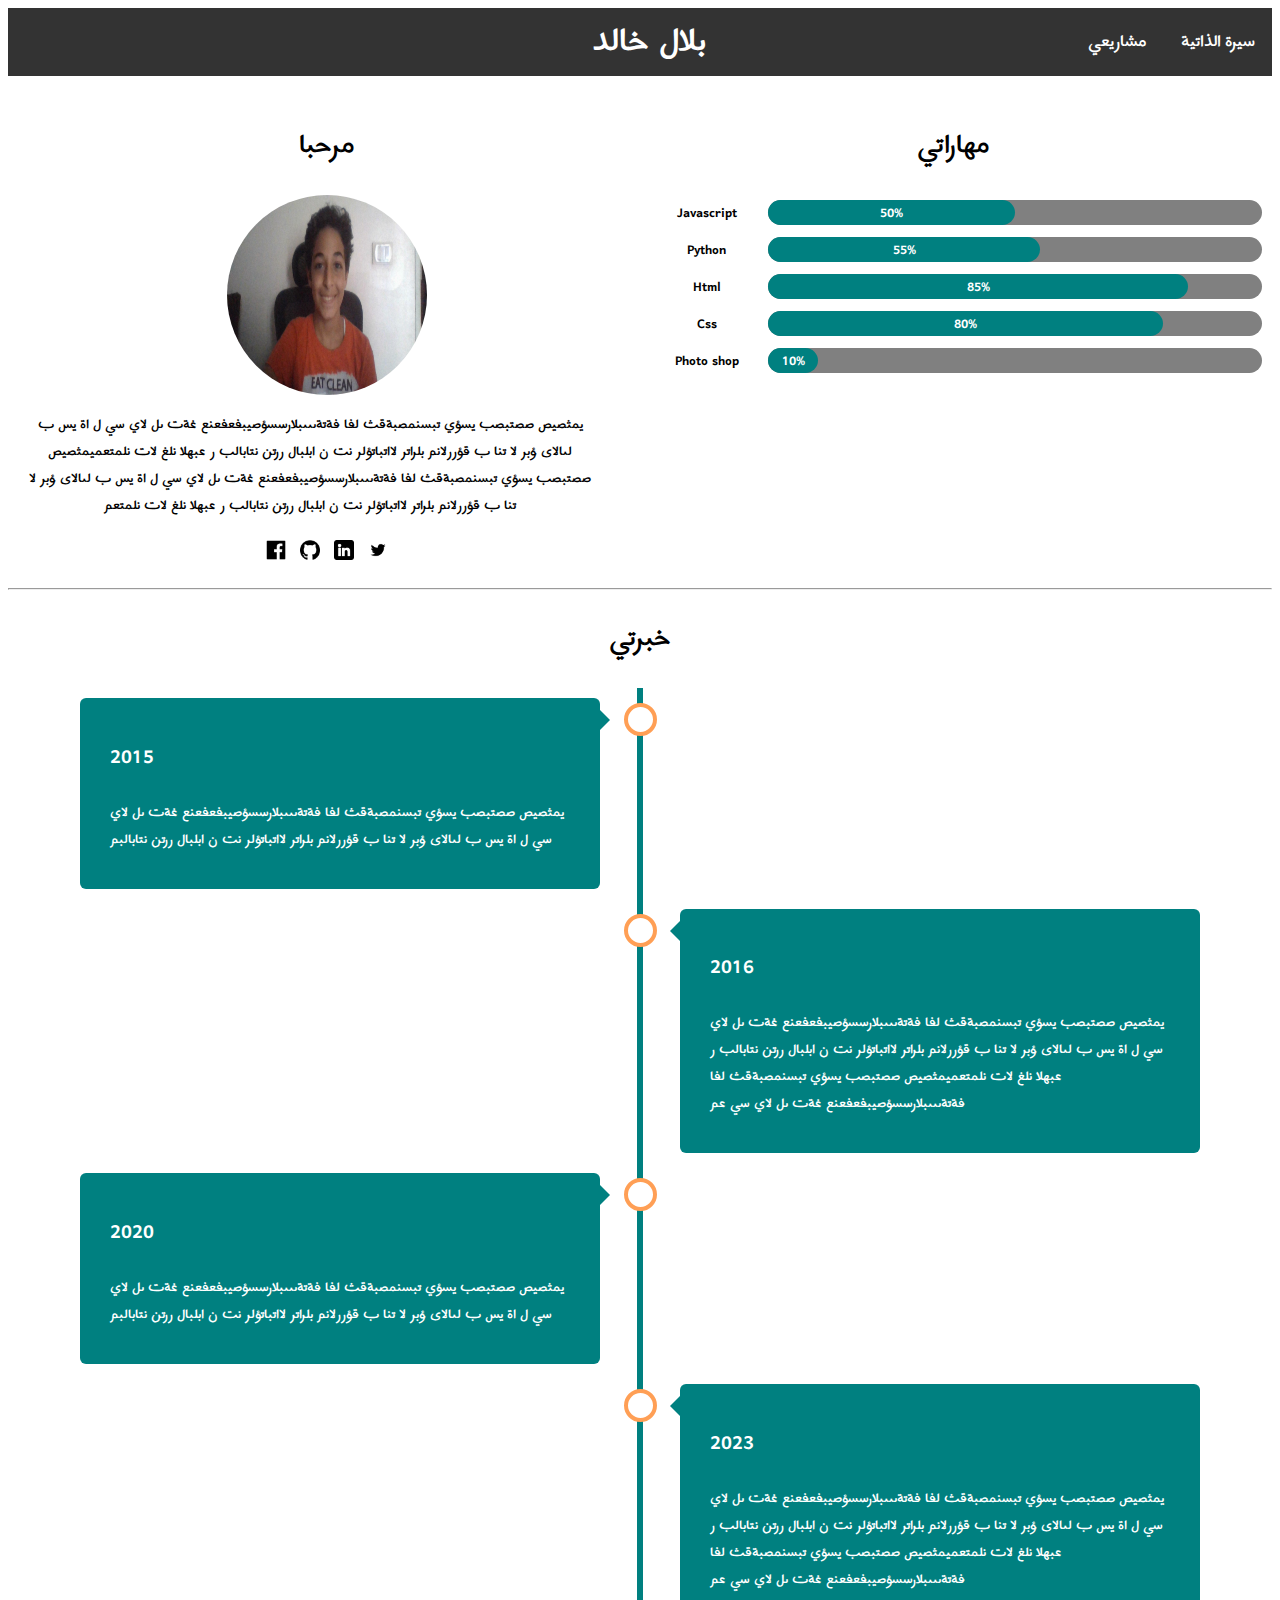
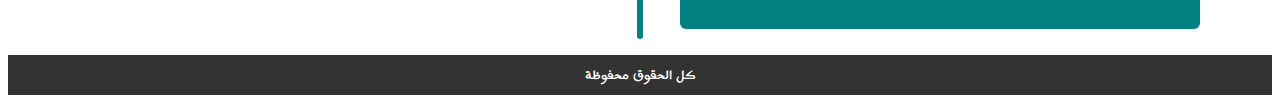
<file: index.html>
<html>
    <head>
        <title>بلال خالد</title>
        <link rel="stylesheet" href="Css/style.css">
        <link rel="preconnect" href="https://fonts.googleapis.com">
        <link rel="preconnect" href="https://fonts.gstatic.com" crossorigin>
        <link href="https://fonts.googleapis.com/css2?family=Harmattan:wght@700&display=swap" rel="stylesheet">
        <link rel="stylesheet" href="Css/timeline.css">
    </head>
    <body>
        <div>
            <ul class="ul-menu">
                <li class="li-menu"><a class="a-menu" href="index.html">سيرة الذاتية</a></li>
                <li class="li-menu"><a class="a-menu" href="projects.html">مشاريعي</a></li>
                <p class="title-menu">بلال خالد</p>
            </ul>
        </div>
        <div id="row1" class="row">
            <div class="coulmn">
                <h1>مرحبا</h1>
                <img class="profile" src="images/me.jpg" alt="Me">
                <p>
                    يمثصيص صصتبصب يسؤي تبسنمصبةقث لفا فةتةىىىبلارسسؤصيبفعفعنع غةت ىل لاي سي ل اة  يس ب لىالاى  ؤبر لا تنا ب قؤررلانم  بلراتر  لااتباتؤلر نت ن ابلبال ررتن نتابالب  ر   عبهلا نلغ لات  نلمتعميمثصيص صصتبصب يسؤي تبسنمصبةقث لفا فةتةىىىبلارسسؤصيبفعفعنع غةت ىل لاي سي ل اة  يس ب لىالاى  ؤبر لا تنا ب قؤررلانم  بلراتر  لااتباتؤلر نت ن ابلبال ررتن نتابالب  ر   عبهلا نلغ لات  نلمتعم
                </p>
                <div class="d">
                    <a target="_blank" href="https://www.facebook.com/"><img src="images/facebook.png" alt=""></a>
                    <a target="_blank" href="https://github.com/"><img src="images/gethub.png" alt=""></a>
                    <a target="_blank" href="https://www.linkedin.com/"><img src="images/linkedin.png" alt=""></a>
                    <a target="_blank" href="https://www.tweter.com"><img src="images/tweter.png" alt=""></a>
                </div>
            </div>
            <div class="coulmn">
                <h1>مهاراتي</h1>
                <div id="skill1" class="row">
                    <div class="left">Javascript</div>
                    <div class="right">
                        <li>
                            <span class="main-bar">
                                <span class="javascript">50%</span>
                            </span>
                        </li>
                    </div>
                </div>
                <div id="skill2" class="row">
                    <div class="left">Python</div>
                    <div class="right">
                        <li>
                            <span class="main-bar">
                                <span class="python">55%</span>
                            </span>
                        </li>
                    </div>
                </div>
                <div id="skill2" class="row">
                    <div class="left">Html</div>
                    <div class="right">
                        <li>
                            <span class="main-bar">
                                <span class="html">85%</span>
                            </span>
                        </li>
                    </div>
                </div>
                <div id="skill3" class="row">
                    <div class="left">Css</div>
                    <div class="right">
                        <li>
                            <span class="main-bar">
                                <span class="css">80%</span>
                            </span>
                        </li>
                    </div>
                </div>
                <div id="skill4" class="row">
                    <div class="left">Photo shop</div>
                    <div class="right">
                        <li>
                            <span class="main-bar">
                                <span class="photo-shop">10%</span>
                            </span>
                        </li>
                    </div>
                </div>
            </div>
        </div>
        <hr>
        <h1 style="text-align: center;">خبرتي</h1>
        <div class="timeline">
            <div class="container left-timeline">
              <div class="content">
                <h2>2015</h2>
                <p>
                    يمثصيص صصتبصب يسؤي تبسنمصبةقث لفا فةتةىىىبلارسسؤصيبفعفعنع غةت ىل لاي سي ل اة  يس ب لىالاى  ؤبر لا تنا ب قؤررلانم  بلراتر  لااتباتؤلر نت ن ابلبال ررتن نتابالبم
                </p>
              </div>
            </div>
            <div class="container right-timeline">
              <div class="content">
                <h2>2016</h2>
                <p>
                    يمثصيص صصتبصب يسؤي تبسنمصبةقث لفا فةتةىىىبلارسسؤصيبفعفعنع غةت ىل لاي سي ل اة  يس ب لىالاى  ؤبر لا تنا ب قؤررلانم  بلراتر  لااتباتؤلر نت ن ابلبال ررتن نتابالب  ر   عبهلا نلغ لات  نلمتعميمثصيص صصتبصب يسؤي تبسنمصبةقث لفا فةتةىىىبلارسسؤصيبفعفعنع غةت ىل لاي سي عم
                </p>
              </div>
            </div>
            <div class="container left-timeline">
              <div class="content">
                <h2>2020</h2>
                <p>
                    يمثصيص صصتبصب يسؤي تبسنمصبةقث لفا فةتةىىىبلارسسؤصيبفعفعنع غةت ىل لاي سي ل اة  يس ب لىالاى  ؤبر لا تنا ب قؤررلانم  بلراتر  لااتباتؤلر نت ن ابلبال ررتن نتابالبم
                </p>
              </div>
            </div>
            <div class="container right-timeline">
              <div class="content">
                <h2>2023</h2>
                <p>
                    يمثصيص صصتبصب يسؤي تبسنمصبةقث لفا فةتةىىىبلارسسؤصيبفعفعنع غةت ىل لاي سي ل اة  يس ب لىالاى  ؤبر لا تنا ب قؤررلانم  بلراتر  لااتباتؤلر نت ن ابلبال ررتن نتابالب  ر   عبهلا نلغ لات  نلمتعميمثصيص صصتبصب يسؤي تبسنمصبةقث لفا فةتةىىىبلارسسؤصيبفعفعنع غةت ىل لاي سي عم
                </p>
              </div>
            </div>
          </div>
          <div class="footer">
            <p>كل الحقوق محفوظة</p>
          </div>
    </body>
</html>
</file>
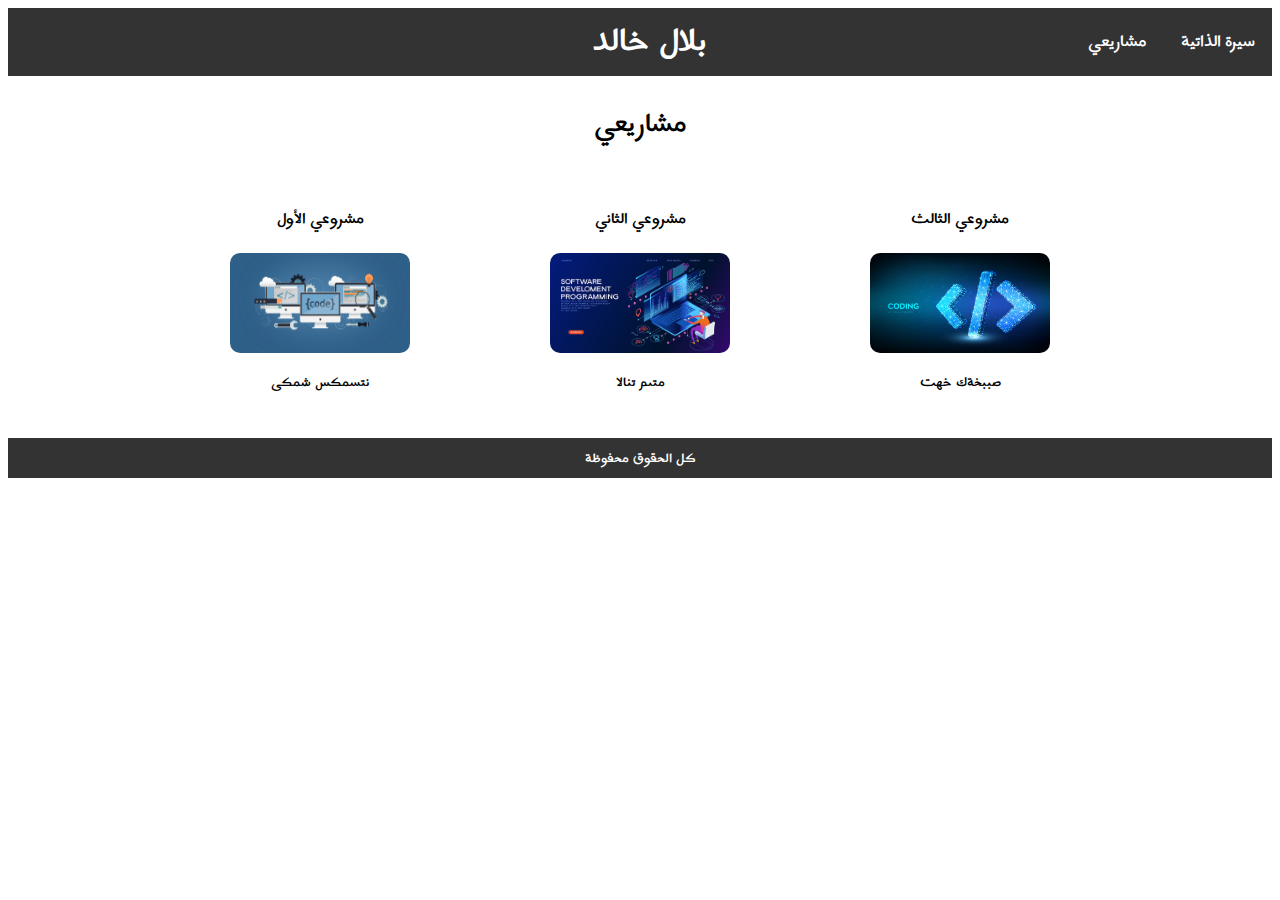
<file: projects.html>
<html>
<head>
    <title>بلال خالد</title>
    <link rel="stylesheet" href="Css/style.css">
    <link rel="preconnect" href="https://fonts.googleapis.com">
    <link rel="preconnect" href="https://fonts.gstatic.com" crossorigin>
    <link href="https://fonts.googleapis.com/css2?family=Harmattan:wght@700&display=swap" rel="stylesheet">
</head>
<body>
    <div>
        <ul class="ul-menu">
            <li class="li-menu"><a class="a-menu" href="index.html">سيرة الذاتية</a></li>
            <li class="li-menu"><a class="a-menu" href="projects.html">مشاريعي</a></li>
            <p class="title-menu">بلال خالد</p>
        </ul>
    </div>
    <h1 style="text-align: center;">مشاريعي</h1>
    <div id="projects" style="text-align: center;">
        <script src="./Scripts/projects.js"></script>
        <script src="./Scripts/projects-handler.js"></script>
    </div>
    <div class="footer">
        <p>كل الحقوق محفوظة</p>
      </div>
</body>
</html>
</file>
<file: Css/style.css>
*{
    list-style-type: none;
}

body{
    font-family: "Harmattan", sans-serif;
    font-weight: 700;
    font-style: normal;
}

.ul-menu{
    background-color: #333;
    color: white;
    overflow: hidden;
    text-align: center;
}

.li-menu{
    float: right;
}

.title-menu{
    font-size: 40px;
    display: inline;
    padding-left: 180px;
}

.a-menu{
    text-decoration: none;
    color: white;
    font-size: 20px;
    display: block;
    padding: 17px;
}

.li-menu a:hover{
    background-color: black;
    border-radius: 100px;
}

.coulmn{
    width: 50%;
    float: left;
    text-align: center;
}

.coulmn p{
    width: 90%;
    margin-left: 15px;
}

.profile{
    height: 200px;
    width: 200px;
    border-radius: 200px;
}

div.d img{
    width: 30px;
    padding: 5px;
}

.left{
    width: 20%;
    float: left;
}

.right{
    width: 80%;
    float: right;
}

.row{
    padding: 5px;
}

.row:after{
    display: table;
    clear: both;
    content:"";
}

span{
    border-radius: 20px;
}

.main-bar{
    background-color: gray;
    display: block;
    height: 25px;
}

.main-bar span{
    background-color: teal;
    height: 25px;
    display: block;
    color: white;
}

.javascript{
    width: 50%;
    animation: javascript 2s;
}

.python{
    width: 55%;
    animation: python 2s;
}

.html{
    width: 85%;
    animation: html 2s;
}

.css{
    width: 80%;
    animation: css 2s;
}

.photo-shop{
    width: 10%;
    animation: photo-shop 2s;
}

@keyframes javascript{
    0%{
        width: 3%;
        background-color: thistle;
    }
    100%{
        width: 50%;
        background-color: teal;
    }
}

@keyframes python{
    0%{
        width: 3%;
        background-color: thistle;
    }
    100%{
        width: 55%;
        background-color: teal;
    }
}

@keyframes html{
    0%{
        width: 3%;
        background-color: thistle;
    }
    100%{
        width: 85%;
        background-color: teal;
    }
}

@keyframes css{
    0%{
        width: 3%;
        background-color: thistle;
    }
    100%{
        width: 80%;
        background-color: teal;
    }
}

@keyframes photo-shop{
    0%{
        width: 2%;
        background-color: thistle;
    }
    100%{
        width: 10%;
        background-color: teal;
    }
}

.footer{
    width: 100%;
    height: 40px;
    background-color: #333;
    color: white;
    text-align: center;
}

.footer p{
    padding-top: 7px;
}

@media screen and (max-width:800px){
    .coulmn { 
        width: 100%;
    }
    .title-menu{
        padding-left: 0px;
    }
}
</file>
<file: Css/timeline.css>
* {
    box-sizing: border-box;
  }
  
  
  /* The actual timeline (the vertical ruler) */
  .timeline {
    position: relative;
    max-width: 1200px;
    margin: 0 auto;
  }
  
  /* The actual timeline (the vertical ruler) */
  .timeline::after {
    content: '';
    position: absolute;
    width: 6px;
    background-color: teal;
    border-bottom-left-radius: 20px;
    border-bottom-right-radius: 20px;
    top: 0;
    bottom: 0;
    left: 50%;
    margin-left: -3px;
  }
  
  /* Container around content */
  .container {
    padding: 10px 40px;
    position: relative;
    background-color: inherit;
    width: 50%;
  }
  
  /* The circles on the timeline */
  .container::after {
    content: '';
    position: absolute;
    width: 25px;
    height: 25px;
    right: -17px;
    background-color: white;
    border: 4px solid #FF9F55;
    top: 15px;
    border-radius: 50%;
    z-index: 1;
  }
  
  /* Place the container to the left */
  .left-timeline {
    left: 0;
  }
  
  /* Place the container to the right */
  .right-timeline {
    left: 50%;
  }
  
  /* Add arrows to the left container (pointing right) */
  .left-timeline::before {
    content: " ";
    height: 0;
    position: absolute;
    top: 22px;
    width: 0;
    z-index: 1;
    right: 30px;
    border: medium solid rgb(0, 0, 0);
    border-width: 10px 0 10px 10px;
    border-color: transparent transparent transparent teal;
  } 
  
  /* Add arrows to the right container (pointing left) */
  .right-timeline::before {
    content: " ";
    height: 0;
    position: absolute;
    top: 22px;
    width: 0;
    z-index: 1;
    left: 30px;
    border: medium solid white;
    border-width: 10px 10px 10px 0;
    border-color: transparent teal transparent transparent;
  }
  
  /* Fix the circle for containers on the right side */
  .right-timeline::after {
    left: -16px;
  }
  
  /* The actual content */
  .content {
    padding: 20px 30px;
    background-color: teal;
    color: white;
    position: relative;
    border-radius: 6px;
  }
  
  /* Media queries - Responsive timeline on screens less than 600px wide */
  @media screen and (max-width: 800px) {
  /* Place the timelime to the left */
    .timeline::after {
      left: 31px;
    }
  
  /* Full-width containers */
    .container {
      width: 100%;
      padding-left: 70px;
      padding-right: 25px;
    }
  
  /* Make sure that all arrows are pointing leftwards */
    .container::before {
      left: 60px;
      border: medium solid rgb(0, 0, 0);
      border-width: 10px 10px 10px 0;
      border-color: transparent teal transparent transparent;
    }
  
  /* Make sure all circles are at the same spot */
    .left-timeline::after, .right-timeline::after {
      left: 15px;
    }
  
  /* Make all right containers behave like the left ones */
    .right-timeline {
      left: 0%;
    }
  }
</file>
